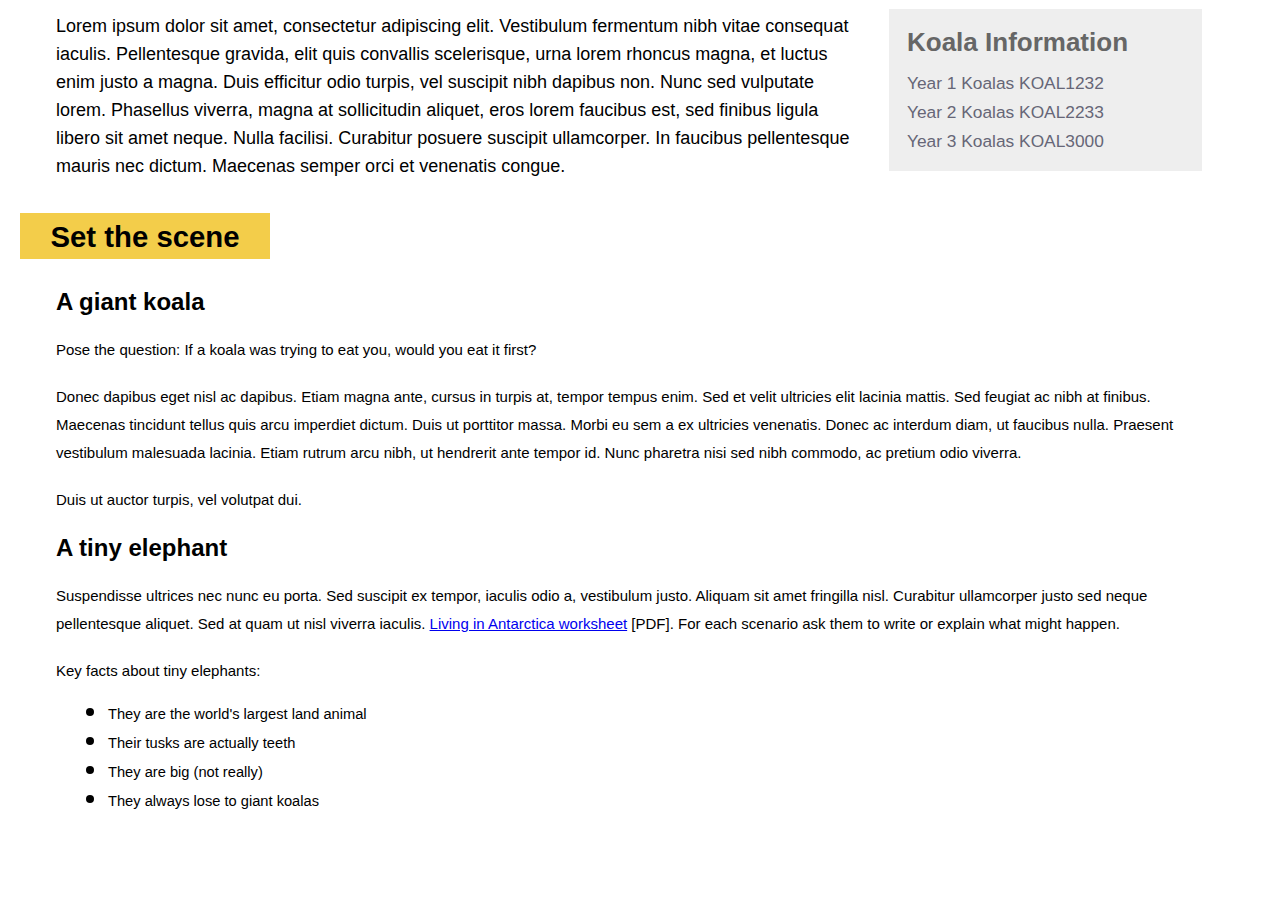
<file: task1/index.html>
<!DOCTYPE html>
<html>
    <head>
        <link rel="stylesheet" href="task1.css">
    </head>
    <body>
        <div class="container">
            <div class="paragraph-box">
                Lorem ipsum dolor sit amet, consectetur adipiscing elit. Vestibulum fermentum nibh vitae consequat iaculis. Pellentesque gravida, elit quis convallis scelerisque, urna lorem rhoncus magna, et luctus enim justo a magna. Duis efficitur odio turpis, vel suscipit nibh dapibus non. Nunc sed vulputate lorem. Phasellus viverra, magna at sollicitudin aliquet, eros lorem faucibus est, sed finibus ligula libero sit amet neque. Nulla facilisi. Curabitur posuere suscipit ullamcorper. In faucibus pellentesque mauris nec dictum. Maecenas semper orci et venenatis congue.
            </div>
            <div class="koala-box">
                <p class="koala-information">Koala Information</p>
                <p class="koala-year">Year 1 Koalas KOAL1232</p>
                <p class="koala-year">Year 2 Koalas KOAL2233</p>
                <p class="koala-year">Year 3 Koalas KOAL3000</p>
            </div>
        </div>
        <div class = "orange-box">
            <h1>Set the scene</h1>
        </div>
        <h3 class="giant-koala">A giant koala</h3>
        <div class="paragraph-normal">Pose the question: If a koala was trying to eat you, would you eat it first?</div>
        <div class="paragraph-normal">Donec dapibus eget nisl ac dapibus. Etiam magna ante, cursus in turpis at, tempor tempus enim. Sed et velit ultricies elit lacinia mattis. Sed feugiat ac nibh at finibus. Maecenas tincidunt tellus quis arcu imperdiet dictum. Duis ut porttitor massa. Morbi eu sem a ex ultricies venenatis. Donec ac interdum diam, ut faucibus nulla. Praesent vestibulum malesuada lacinia. Etiam rutrum arcu nibh, ut hendrerit ante tempor id. Nunc pharetra nisi sed nibh commodo, ac pretium odio viverra.</div>
        <div class="paragraph-normal">Duis ut auctor turpis, vel volutpat dui.</div>
        <h3 class="tiny-elephant">A tiny elephant</h3>
        <div class="paragraph-normal">
            Suspendisse ultrices nec nunc eu porta. Sed suscipit ex tempor, iaculis odio a, vestibulum justo. Aliquam sit amet fringilla nisl. Curabitur ullamcorper justo sed neque pellentesque aliquet. Sed at quam ut nisl viverra iaculis.
            <a href="https://www.livescience.com/21677-antarctica-facts.html">Living in Antarctica worksheet</a> [PDF]. For each scenario ask them to write or explain what might happen.
        </div>
        <div class="paragraph-normal">Key facts about tiny elephants:</div>
        <ul>
            <li><span>They are the world's largest land animal</span></li>
            <li><span>Their tusks are actually teeth</span></li>
            <li><span>They are big (not really)</span></li>
            <li><span>They always lose to giant koalas</span></li>
        </ul>
    </body>
</html>
</file>
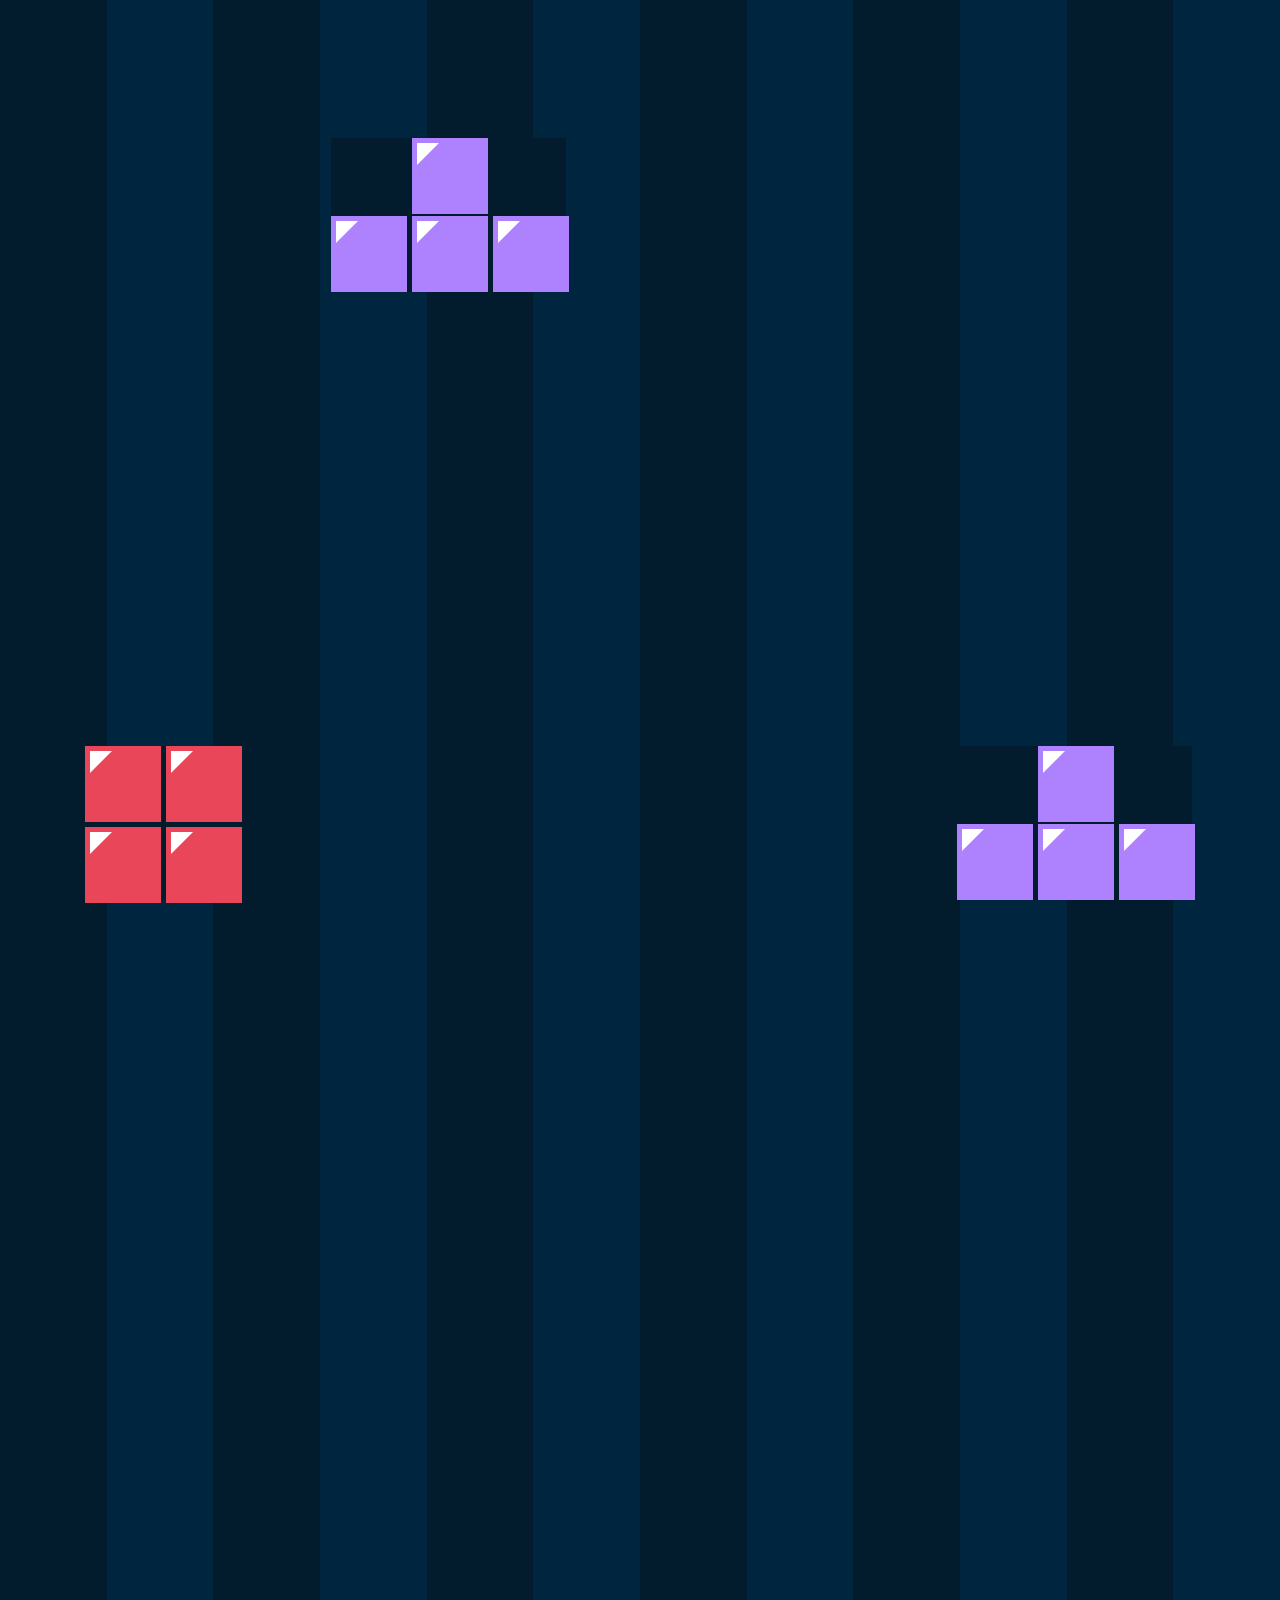
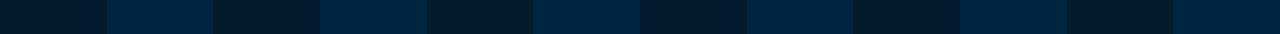
<file: task2/index.html>
<!DOCTYPE html>
<html>
    <head>
        <link rel="stylesheet" href="task2.css">
    </head>
    <body>
        <div class="dark-blue-block"></div>
        <div class="light-blue-block"></div>
        <div class="dark-blue-block"></div>
        <div class="light-blue-block"></div>
        <div class="dark-blue-block"></div>
        <div class="light-blue-block"></div>
        <div class="dark-blue-block"></div>
        <div class="light-blue-block"></div>
        <div class="dark-blue-block"></div>
        <div class="light-blue-block"></div>
        <div class="dark-blue-block"></div>
        <div class="light-blue-block"></div>
        <div class="purple-container1">
            <div class="purple-tetris-block"></div>
            <div class="purple-tetris-block"></div>
            <div class="purple-tetris-block"></div>
            <div class="dark-blue-block"></div>
            <div class="purple-tetris-block"></div>
            <div class="dark-blue-block"></div>
        </div>
        <div class="purple-container2">
            <div class="purple-tetris-block"></div>
            <div class="purple-tetris-block"></div>
            <div class="purple-tetris-block"></div>
            <div class="dark-blue-block"></div>
            <div class="purple-tetris-block"></div>
            <div class="dark-blue-block"></div>
        </div>
        <div class="red-container">
            <div class="red-tetris-block"></div>
            <div class="red-tetris-block"></div>
            <div class="red-tetris-block"></div>
            <div class="red-tetris-block"></div>
        </div>
    </body>
</html>
</file>
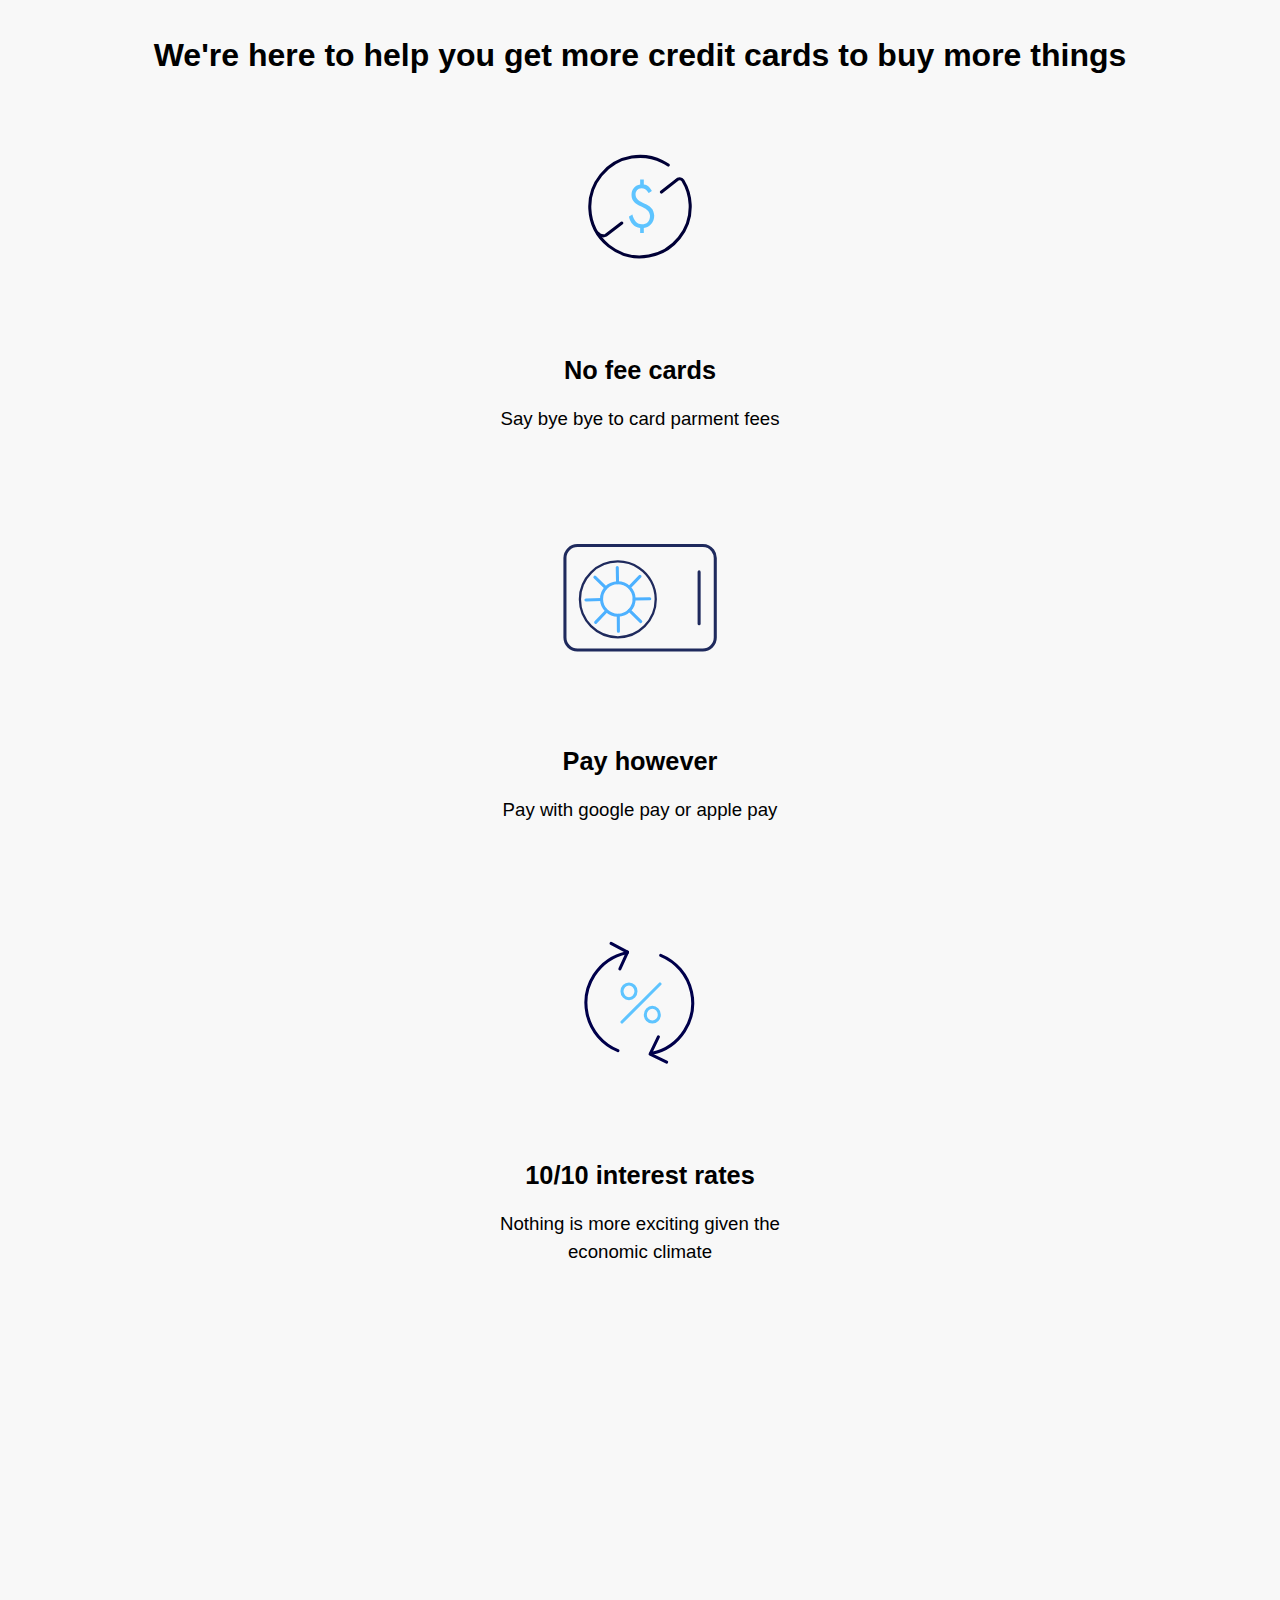
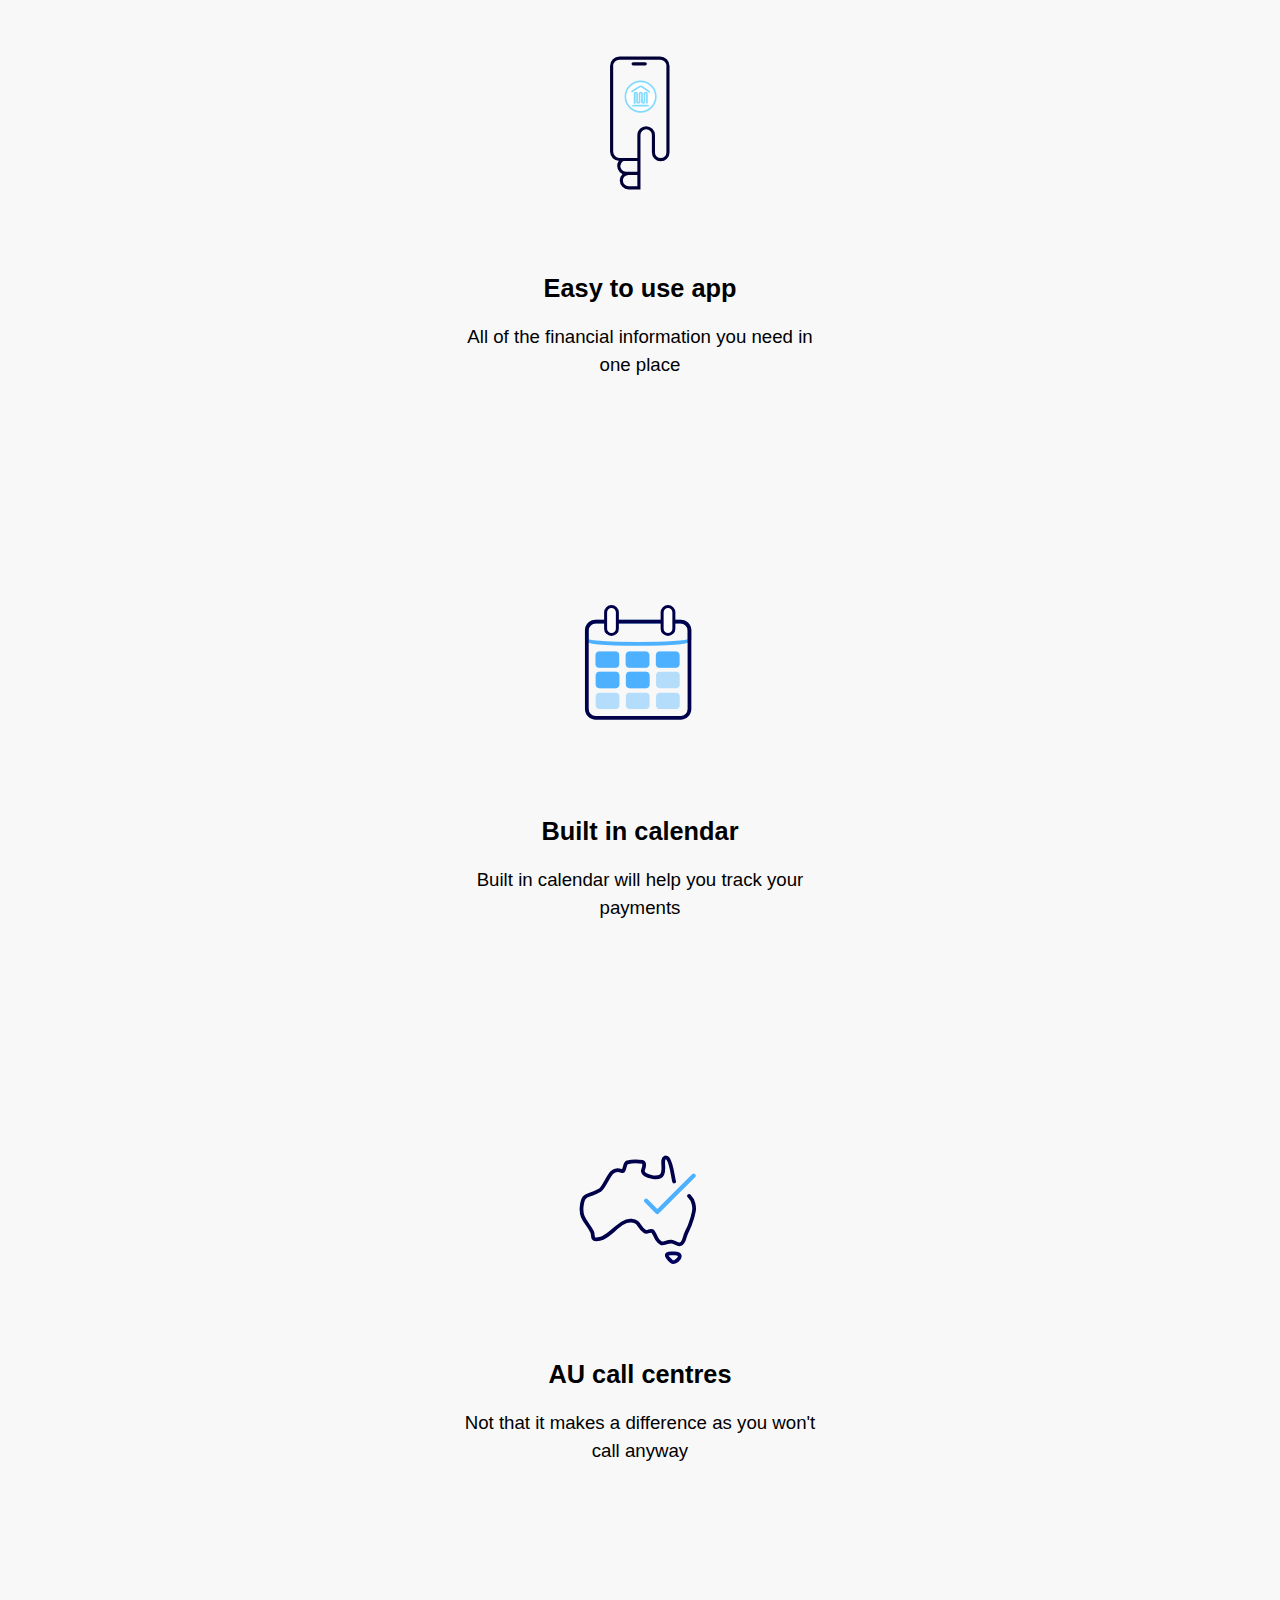
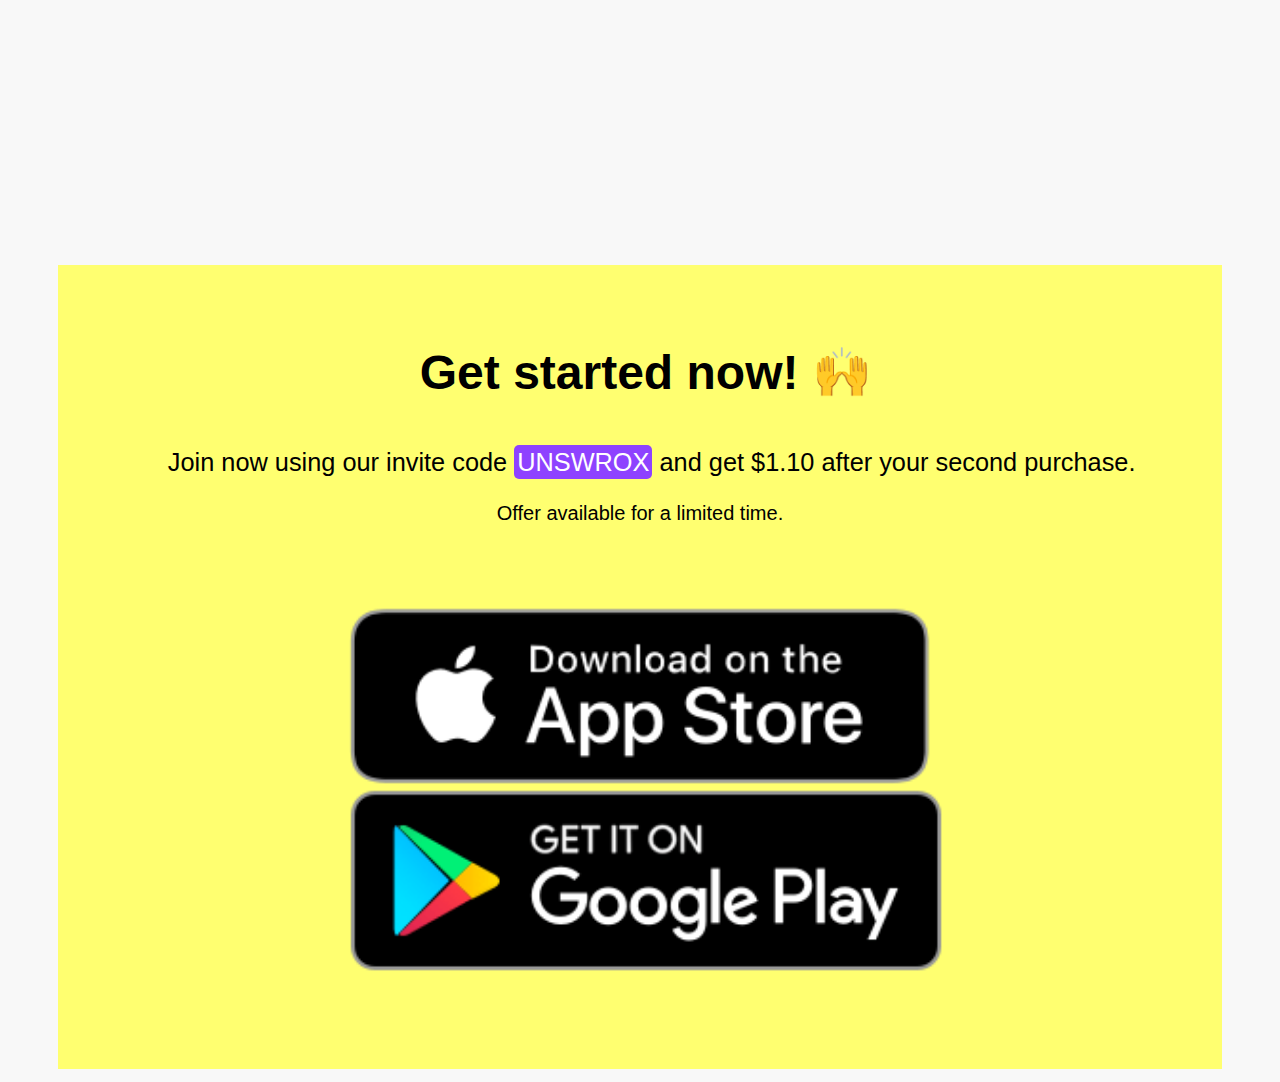
<file: task3/index.html>
<!DOCTYPE html>
<html>
    <head>
        <link rel="stylesheet" href="task3.css">
        <meta charset="UTF-8">
        <meta http-equiv="X-UA-Compatible" content="IE=edge">
        <meta name="viewport" content="width=device-width, initial-scale=1.0">
    </head>
    <body>
        <div class="flex-box-title">We're here to help you get more credit cards to buy more things</div>
        <div class="flex-box-icons-big">
            <div class="flex-box-icons-small">
                <div class="flex-box-icons-small-individual">
                    <img src="assets/q5_icon1.svg" class="image"/>
                    <div class="icon-text-header">No fee cards</div>
                    <div class="icon-text">Say bye bye to card parment fees</div>
                </div>
                <div class="flex-box-icons-small-individual">
                    <img src="assets/q5_icon2.svg" class="image"/>
                    <div class="icon-text-header">Pay however</div>
                    <div class="icon-text">Pay with google pay or apple pay</div>
                </div>
                <div class="flex-box-icons-small-individual">
                    <img src="assets/q5_icon3.svg" class="image-2"/>
                    <div class="icon-text-header-2">10/10 interest rates</div>
                    <div class="icon-text">Nothing is more exciting given the economic climate</div>
                </div>
            </div>
            <div class="flex-box-icons-small-2">
                <div class="flex-box-icons-small-individual">
                    <img src="assets/q5_icon4.svg" class="image-3"/>
                    <div class="icon-text-header-2">Easy to use app</div>
                    <div class="icon-text">All of the financial information you need in one place</div>
                </div>
                <div class="flex-box-icons-small-individual-2">
                    <img src="assets/q5_icon5.svg" class="image-3"/>
                    <div class="icon-text-header-2">Built in calendar</div>
                    <div class="icon-text">Built in calendar will help you track your payments</div>
                </div>
                <div class="flex-box-icons-small-individual-2">
                    <img src="assets/q5_icon6.svg" class="image-3"/>
                    <div class="icon-text-header-2">AU call centres</div>
                    <div class="icon-text">Not that it makes a difference as you won't call anyway</div>
                </div>
            </div>
        </div>
        <div class="rectangle-box">
            <div class="container-1">
                <h1>Get started now! 🙌</h1>
                <div class="rectangle-box-text">Join now using our invite code <span class="purple-box">UNSWROX</span> and get $1.10 after your second purchase.</div>
                <div class="rectangle-box-text-2">Offer available for a limited time.</div>
            </div>
            <div class="container-2">
                <img src="assets/app-store.png" class="app-store"/>
            </div>
            <div class="container-3">
                <img src="assets/google-play.png" class="google-play"/>
            </div>
        </div>
    </body>
</html>
</file>
<file: task1/task1.css>
body {
    width: 1219px;
    height: 883px;
    font-family: Arial, Helvetica, sans-serif;
    margin: 0;
    padding: 0;
}

.container {
    height: 171px;
    width: 1219px;
    position:relative;
    justify-content: space-around;
}

.paragraph-box{
    width: 811px;
    height: 163px;
    position:absolute;
    font-size: 18px;
    margin-left: 56px;
    margin-top:9pt;
    line-height: 28px;
}

.koala-box{
    background-color: #EEEEEE;
    width: 313px;
    height: 162px;
    position:absolute;
    top: 0px;
    right: 0px;
    margin-top:9px;
    margin-right:17px;
}

.koala-information{
    font-size: 26px;
    font-weight: bolder;
    color: #666666;
    padding-left: 18px;
    padding-top: 18px;
    padding-right: 72px;
    padding-bottom: 15px;
    margin-top: 0px;
    margin-bottom: 0px;
}

.koala-year{
    color: #666677;
    font-size: 13pt;
    font-weight: 530;
    padding-left: 18px;
    padding-right: 98px;
    padding-bottom: 8px;
    margin-top: 0px;
    margin-bottom: 0px;
}

.orange-box{
    width: 250px;
    height: 46px;
    background-color: #f3cd4a;
    text-align: center;
    margin-top: 42px;
    margin-left: 20px;
}

h1 {
    padding-top: 7px;
    padding-bottom: 7px;
    padding-left: 30px;
    padding-right: 30px;
    margin: 0px 0px 0px 0px;
    font-size: 22pt;
    font-weight: bolder;
}

.giant-koala{
    margin-left: 56px;
    margin-top: 29px;
    margin-bottom: 20px;
    font-size:18pt;
    font-weight: bolder;
}

.tiny-elephant{
    margin-left: 56px;
    margin-top: 20px;
    margin-bottom: 20px;
    font-size:18pt;
    font-weight: bolder;
}

.paragraph-normal {
    margin-left: 56px;
    margin-bottom: 19px;
    margin-right: 30pt;
    font-size: 15px;
    line-height: 28px;
}

li {
    margin-left: 68px;
    margin-bottom: 12px;
    font-size: 19pt;
    line-height: 13px;
}

li span {
    font-size: 11pt;
}
</file>
<file: task2/task2.css>
/* body */
body {
    display: grid;
    grid-template-columns: repeat(12, 1fr);
    grid-template-rows: repeat(1, 1fr);
    height: 1634px;
    margin: 0;
    background-color: #021C2D;
}

/* Tetris Block */
.dark-blue-block {
    background-color: #021C2D;
    position: relative;
}
.light-blue-block {
    background-color: #00263F;
    position: relative;
}
.purple-tetris-block{
    height: 76px;
    width: 76px;
    background-color: #AE81FF;
    position:absolute;
}
.purple-tetris-block::before {
    content: "";
    position: absolute;
    top: 5px;
    left: 5px;
    border-top: 22px solid white;
    border-right: 22px solid transparent;
}
.red-tetris-block{
    height: 76px;
    width: 76px;
    background-color: #E94659;
    position:absolute;
}

.red-tetris-block::before {
    content: "";
    position: absolute;
    top: 5px;
    left: 5px;
    border-top: 22px solid white;
    border-right: 22px solid transparent;
}
/* red purple block */
.red-container {
    height: 154px;
    width: 154px;
    background-color: #021C2D;
    position:absolute;
    bottom: 0;
    left: 85px;
}
.red-tetris-block:nth-child(1) {
    top: 0;
    left: 0;
}
.red-tetris-block:nth-child(2) {
    top: 0;
    left: 81px;
}
.red-tetris-block:nth-child(3) {
    top: 81px;
    left: 0;
}
.red-tetris-block:nth-child(4) {
    top: 81px;
    left: 81px;
}

/* first purple block */
.purple-container1 {
    height: 154px;
    width: 235px;
    background-color: #021C2D;
    position:absolute;
    bottom: 456pt;
    left: 248pt;
}
.purple-tetris-block:nth-child(1) {
    bottom: 0;
    left: 0;
}
.purple-tetris-block:nth-child(2) {
    bottom: 0;
    left: 81px;
}
.purple-tetris-block:nth-child(3) {
    bottom: 0;
    left: 162px;
}
.dark-blue-block:nth-child(4) {
    top: 0;
    left: 0;
}
.purple-tetris-block:nth-child(5) {
    top: 0;
    left: 81px;
}
.dark-blue-block:nth-child(6) {
    top: 0;
    left: 162px;
}

/* Second purple block */
.purple-container2 {
    height: 154px;
    width: 235px;
    background-color: #021C2D;
    position:absolute;
    bottom: 0pt;
    right: 88px;
}
</file>
<file: task3/task3.css>
body {
    font-family: Arial, Helvetica, sans-serif;
    margin: 0;
    height: 100%;
    width: 100%;
    display: flex;
    flex-direction: column;
    align-items: center;
    justify-content: space-evenly;
    background-color: #f8f8f8;
}

/*title box*/
.flex-box-title{
    width: 59%;
    text-align: center;
    font-size: 48px;
    font-weight: bold;
    margin-top: 16px;
    line-height: 60px;
}

/* to hold 6 icons */
.flex-box-icons-big{
    display: flex;
    width: 68%;
    flex-direction: column;
    align-items: center;
    justify-content: space-around;
    margin-top: 3.8%;
}
/* to hold 3 icons */
.flex-box-icons-small{
    display: flex;
    width: 87%;
    flex-direction: row;
    align-items: center;
    justify-content: space-around;
    margin-bottom: 6%;
}
.flex-box-icons-small-2{
    display: flex;
    width: 87%;
    flex-direction: row;
    align-items: center;
    justify-content: space-around;
    margin-bottom: 6%;
}

/*to hold 1 icon's header, text and image*/
.flex-box-icons-small-individual{
    display: flex;
    width: 100%;
    flex-direction: column;
    align-items: center;
    margin-bottom: 6%;
}
.flex-box-icons-small-individual-2{
    display: flex;
    width: 100%;
    flex-direction: column;
    align-items: center;
    margin-bottom: 6%;
}

/* text in icon */
.icon-text-header{
    font-weight: bold;
    font-size: 19pt;
    margin-bottom: 10px;
    margin-top: 29px;
}
.icon-text-header-2{
    font-weight: bold;
    font-size: 19pt;
    margin-bottom: 10px;
    margin-top: 10px;
    padding-top: 28px;
}
.icon-text{
    margin-top: 10px;
    width: 365px;
    font-size: 14pt;
    text-align: center;
    line-height: 28px;
}

/* image */
.image {
    width:230px;
    height:240px;
}
.image-2 {
    width:230px;
    height:240px;
    margin-top: 13px;
}
.image-3 {
    width:165px;
    height:150px;
    margin-top: 15px;
    margin-bottom: 38px;
}

/*rectangle box*/
.rectangle-box{
    display: flex;
    width: 59%;
    background-color: #FFFF70;
    flex-direction: row;
    margin-top: 0.5%;
    margin-bottom: 1%;
}

/*containers inside the rectangle box*/
/*container 1*/
.container-1{
    width: 60%;
}
/*container 2*/
.container-2{
    width: 20%;
}
/*container 3*/
.container-3{
    width: 20%;
}

/*rectangle-box-text*/
h1 {
    font-size: 36pt;
    margin-left: 34px;
    margin-top: 12px;
    margin-bottom: 10px;
}
.rectangle-box-text{
    font-size: 19pt;
    margin-left: 33px;
    width: 100%;
    line-height: 30px;
}
.rectangle-box-text-2{
    font-size: 15pt;
    margin-left: 34px;
    margin-top: 12px;
    margin-bottom: 4%;
}

/*purple box for UNSWROX*/
.purple-box{
    background-color: #8E42FF; 
    color: white; 
    margin: 0px;
    border-radius: 5px;
    padding: 3px;
}

/*app store logo*/
.app-store{
    width: 86%;
    height: auto;
    margin-top: 110px;
    margin-left: 24px;
}
/*google play logo*/
.google-play{
    width: 85%;
    height: auto;
    margin-top: 114px;
}

/*when hovered */
.purple-box:hover {
    opacity: 0.7;
}
.flex-box-icons-small-individual:hover{
    opacity: 0.5;
}
.flex-box-icons-small-individual-2:hover{
    opacity: 0.5;
}

/*when screen's width <= 1400px */
@media screen and (max-width: 1400px) {

    .flex-box-icons-small {
        flex-direction: column;
    }
    .flex-box-icons-small-2{
        flex-direction: column;
        margin-top: 31%;
        margin-bottom: 1%;
    }
    .flex-box-icons-small-individual-2{
        margin-top: 20%;
    }
    .flex-box-icons-big {
        margin-top: 9px;
        margin-bottom: 18%;;
    }
    .flex-box-title {
        width: 82%;
        text-align: center;
        font-size: 32px;
        font-weight: bold;
        margin-top: 32px;
        line-height: 46px;
    }
    .rectangle-box{
        flex-direction: column;
        align-items: center;
        width: 91%;
        height: 30%;
        margin-top: 9%;
    }
    /*container 1*/
    .container-1{
        width: 100%;
        height: 61%;
    }
    /*container 2*/
    .container-2{
        width: 100%;
        height: 17%;
    }
    /*container 3*/
    .container-3{
        width: 100%;
        height: 20%;
    }
    .app-store{
        width: 50%;
        margin-top: 0px;
        margin-left: 25%;
    }
    .google-play{
        width: 51%;
        margin-top: 0%;
        margin-left: 25%;
        margin-bottom: 8%;
    }
    /*rectangle-box-text*/
    h1 {
        text-align: center;
        line-height: 62%;
        margin-left: 1%;
        margin-top: 8%;
        margin-bottom: 5%;
        font-size: 36pt;
    }
    .rectangle-box-text{
        text-align: center;
        margin-left: 7%;
        margin-bottom: 0%;
        width: 88%;
        line-height: 131%;
    }
    .rectangle-box-text-2{
        text-align: center;
        margin-left: 0%;
        margin-bottom: 7%;
        margin-top: 2%;
    } 
}
</file>
